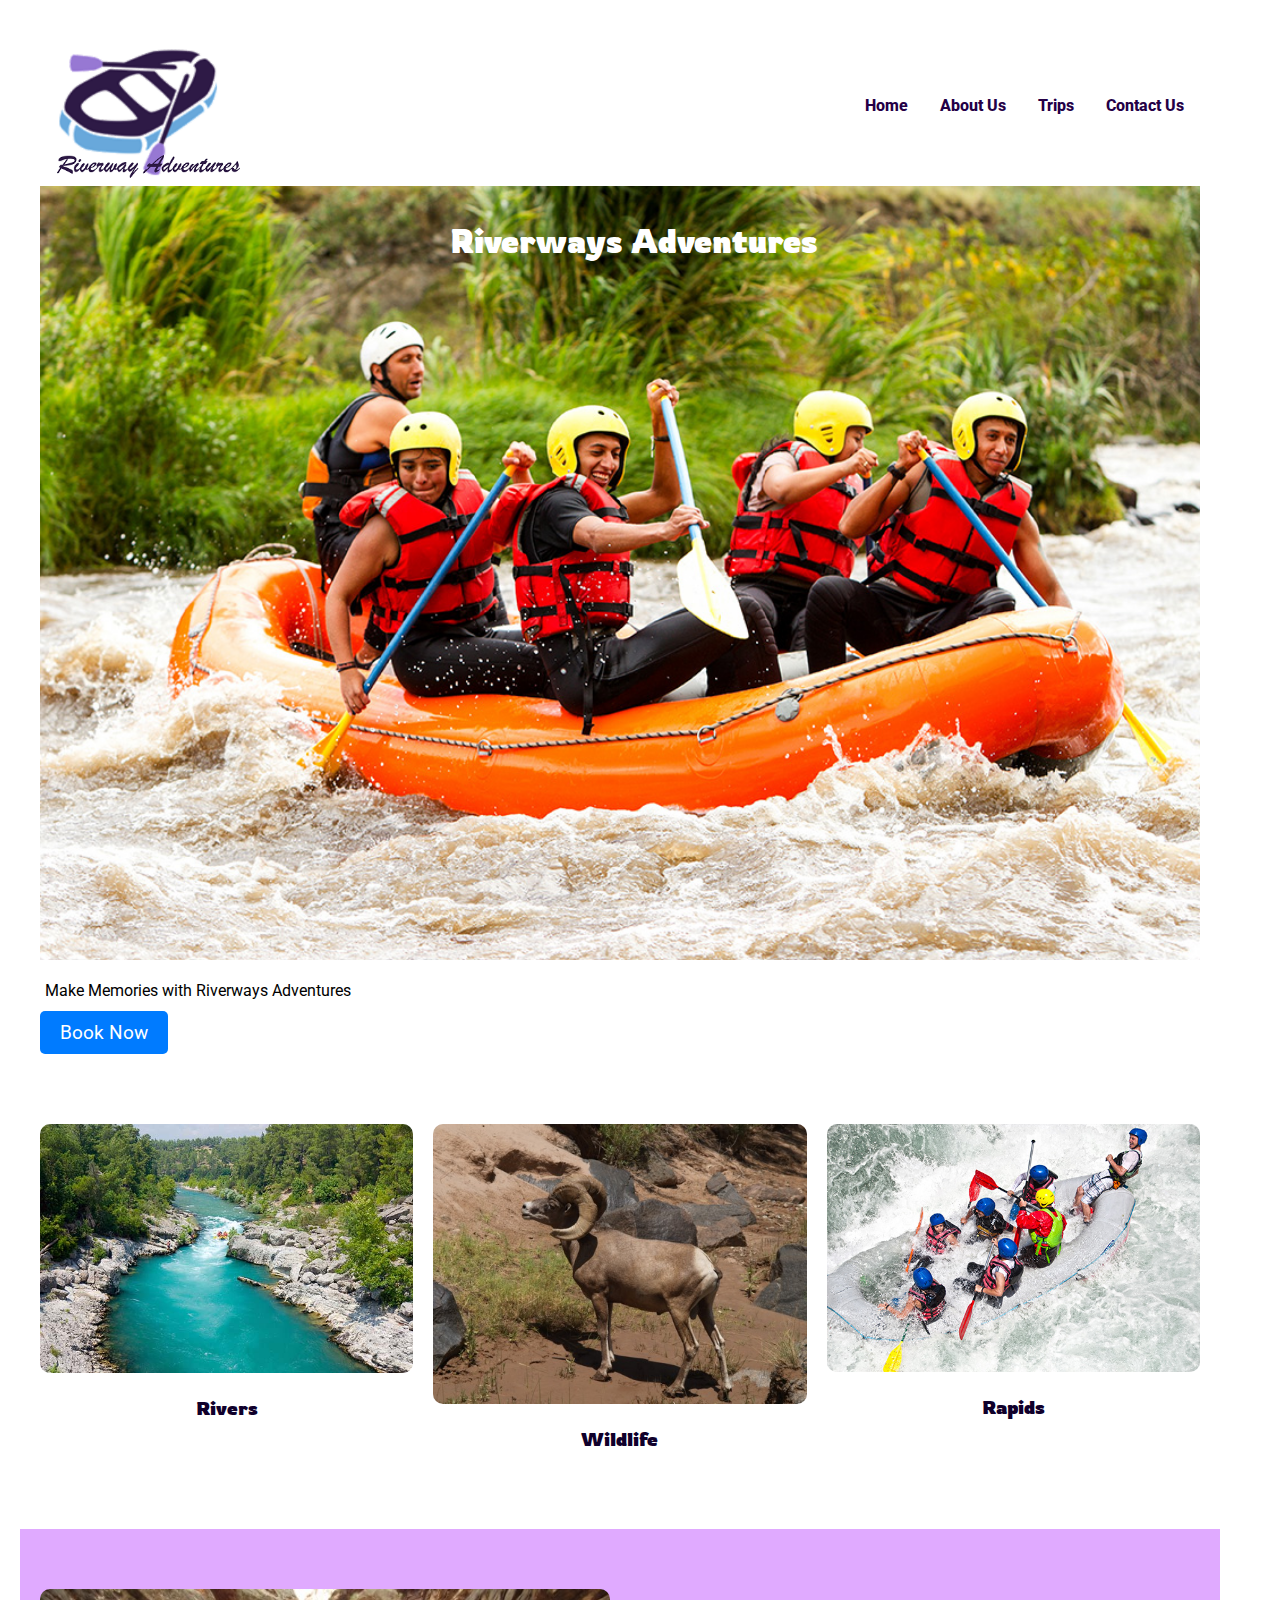
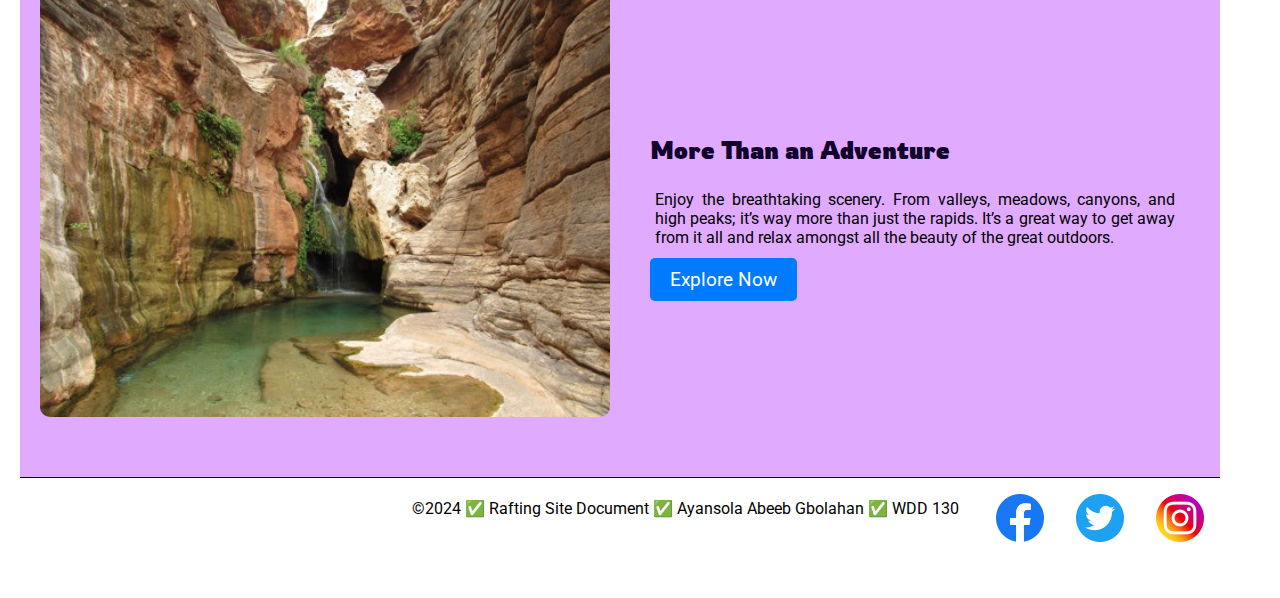
<file: index.html>
<!DOCTYPE html>
<html lang="en-US">
    <head>
        <link rel="stylesheet" href="wwr/styles/rafting.css">
        <meta charset="utf-8">
        <meta name="viewport" content="width=device-width,initial-scale=1.0">
        <title>Riverways Adventures | Home Page</title>
        <meta name="description" content="Riverways Adventures website home page">
        <meta name="Author" content="Ayansola Abeeb Gbolahan">
    </head>
    <body>
        <header>
            <div class="logo">
              <img class="raf-logo" src="wwr/images/my_logo.png" alt="Rafting Site Logo">
              <nav class="nav-1">
                  <a href="index.html">Home</a>
                  <a href="about.html">About Us</a>
                  <a href="trips.html">Trips</a>
                  <a href="contact.html">Contact Us</a>
              </nav>
            </div>
            <div class="hero">
                <img src="wwr/images/homepage_banner.jpg" alt="heroimage">
                <h1 >Riverways Adventures</h1>
                <p>Make Memories with Riverways Adventures</p>
                <a href="#book-now" class="btn">Book Now</a>
                </div>
          </header>

            <section id="services">
                <div class="service">
                    <img src="wwr/images/river.jpg" alt="Rivers">
                    <h3>Rivers</h3>
                </div>
                <div class="service">
                    <img src="wwr/images/bighorn-ram.jpg" alt="Wildlife">
                    <h3>Wildlife</h3>
                </div>
                <div class="service">
                    <img src="wwr/images/rapid.jpg" alt="Rapids">
                    <h3>Rapids</h3>
                </div>
            </section>

            <section id="more-info">
                <img src="wwr/images/scenery.jpg" alt="Scenery">
                <div class="info-content">
                    <h2>More Than an Adventure</h2>
                    <p>Enjoy the breathtaking scenery. From valleys, meadows, canyons, and high peaks; it’s way more than just the rapids. It’s a great way to get away from it all and relax amongst all the beauty of the great outdoors.</p>
                    <a href="#" class="btn">Explore Now</a>
                </div>
            </section>

    <footer>
    <p>©2024 ✅ Rafting Site Document ✅ Ayansola Abeeb Gbolahan ✅ WDD 130</p>
    <nav class="sociallinks">
        <a href="https://facebook.com">
          <img src="/wwr/images/5296499_fb_facebook_facebooklogo_icon.png" alt="Facebook"></a>
        <a href="https://twitter.com">
          <img src="wwr/images/3225183_app_logo_media_popular_social_icon.png" alt="Twitter"></a>
        <a href="https://instagram.com">
          <img src="wwr/images/3225191_app_instagram_logo_media_popular_icon.png" alt="Instagram"></a>
    </nav>
  </footer>
    </body>
</html>
</file>
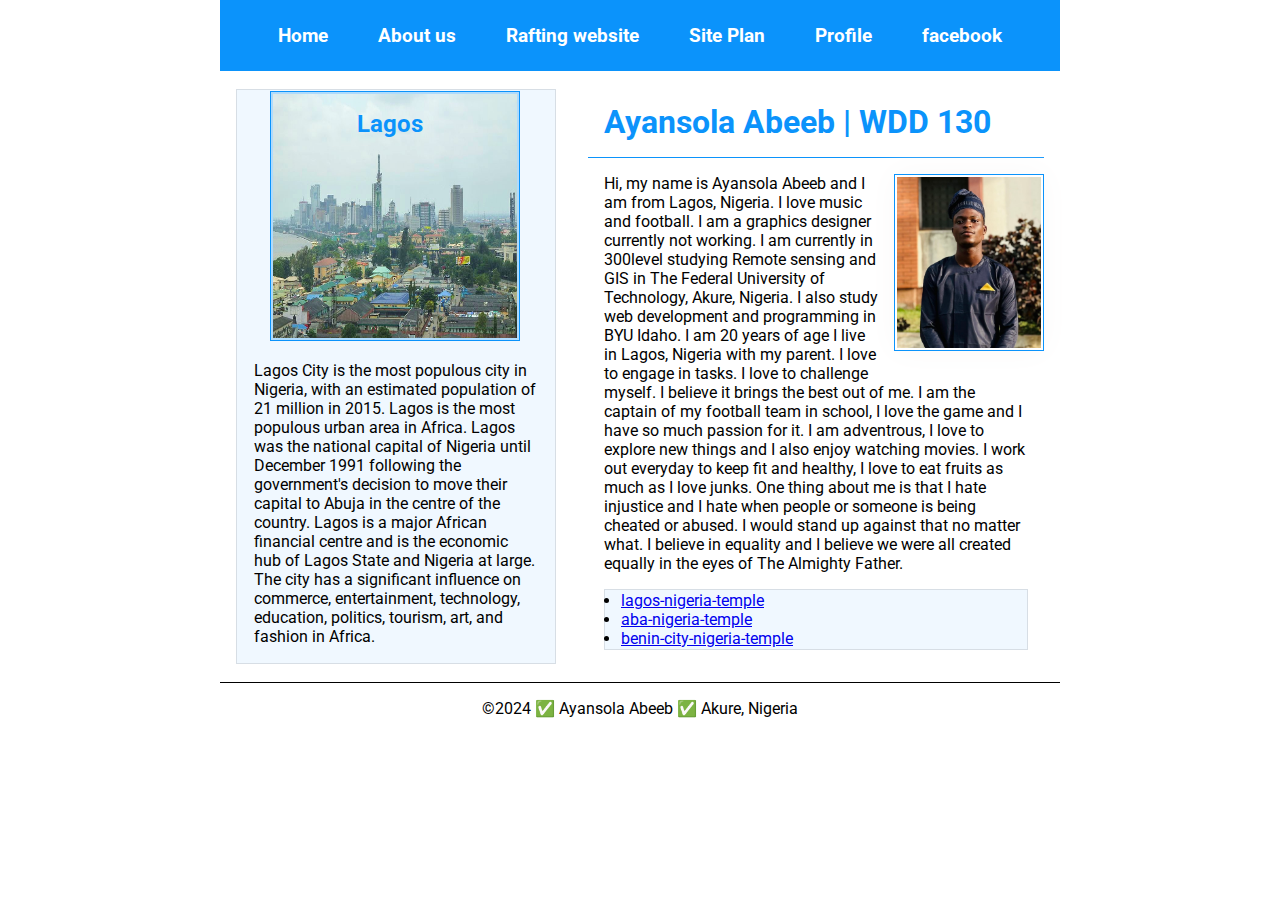
<file: Index.html>
<!DOCTYPE html>
<html lang="en-US">
    <head>
        <link rel="stylesheet" href="styles/Styles.css">
        <meta charset="utf-8">
        <meta name="viewport" content="width=device-width,initial-scale=1.0">
        <title>Ayansola Abeeb | WDD 130</title>
        <meta name="description" content="Ayansola Abeeb's BYU-Idaho WDD 130 Course home page">
        <meta name="Author" content="Ayansola Abeeb Gbolahan">
        <link rel="preconnect" href="https://fonts.googleapis.com">
        <link rel="preconnect" href="https://fonts.gstatic.com" crossorigin>
        <link href="https://fonts.googleapis.com/css2?family=EB+Garamond:ital,wght@0,400..800;1,400..800&family=Hind+Siliguri:wght@300;400;500;600;700&family=IBM+Plex+Sans:ital,wght@0,100;0,200;0,300;0,400;0,500;0,600;0,700;1,100;1,200;1,300;1,400;1,500;1,600;1,700&family=Roboto:ital,wght@0,100;0,300;0,400;0,500;0,700;0,900;1,100;1,300;1,400;1,500;1,700;1,900&family=Rowdies:wght@300;400;700&family=Sedan+SC&display=swap" rel="stylesheet">
    </head>
    <body>
        <header>
              <nav>
                <a href="index.html">Home</a>
                <a href="wwr/about.html">About us</a>
                <a href="wwr/">Rafting website</a>
                <a href="wwr/site-plan-rafting.html">Site Plan</a>
                <a href="https://www.linkedin.com/in/ayansola-abeeb-6086002a0/">Profile</a>
                <a href="https://facebook.com">facebook</a>
              </nav>
          </header>
    <div class="grid">
        <main>
            <h1>Ayansola Abeeb | WDD 130</h1>
            <img src="images/abeeb.jpg" alt="Hi, My name is Ayansola Abeeb" width="200">
            <p> Hi, my name is Ayansola Abeeb and I am from Lagos, Nigeria. I love music and football.
                I am a graphics designer currently not working. I am currently in 300level studying Remote sensing 
                and GIS in The Federal University of Technology, Akure, Nigeria. I also study web development and
                programming in BYU Idaho. I am 20 years of age I live in Lagos, Nigeria with my parent.
                I love to engage in tasks. I love to challenge myself. I believe it brings the best out of me.
                I am the captain of my football team in school, I love the game and I have so much passion for it.
                I am adventrous, I love to explore new things and I also enjoy watching movies.
                I work out everyday to keep fit and healthy, I love to eat fruits as much as I love junks.
                One thing about me is that I hate injustice and I hate when people or someone is being cheated
                or abused. I would stand up against that no matter what. I believe in equality and I believe we were
                all created equally in the eyes of The Almighty Father.</p>
        <ul class="box indent">
            <li><a href="https://churchofjesuschristtemples.org/lagos-nigeria-temple/">lagos-nigeria-temple</a></li>
            <li><a href="https://churchofjesuschristtemples.org/aba-nigeria-temple/">aba-nigeria-temple</a></li>
            <li><a href="https://churchofjesuschristtemples.org/benin-city-nigeria-temple/">benin-city-nigeria-temple</a></li>
        </ul>      
        </main>
        <aside class="box">
            <h2>Lagos</h2>
            <img src="images/Lagos.jpg" alt="Lagos Landscape">
            <p>Lagos City is the most populous city in Nigeria, with an estimated population of 21 million in 2015. 
               Lagos is the most populous urban area in Africa. 
               Lagos was the national capital of Nigeria until December 1991 following the government's decision to move their capital to Abuja in the centre of the country. 
               Lagos is a major African financial centre and is the economic hub of Lagos State and Nigeria at large. The city has a significant influence on commerce, entertainment, technology, education, politics, tourism, art, and fashion in Africa.</p>
        </aside>
    </div>
        <footer>
            <p>©2024 ✅ Ayansola Abeeb ✅ Akure, Nigeria</p>
        </footer>
    </body>
</html>
</file>
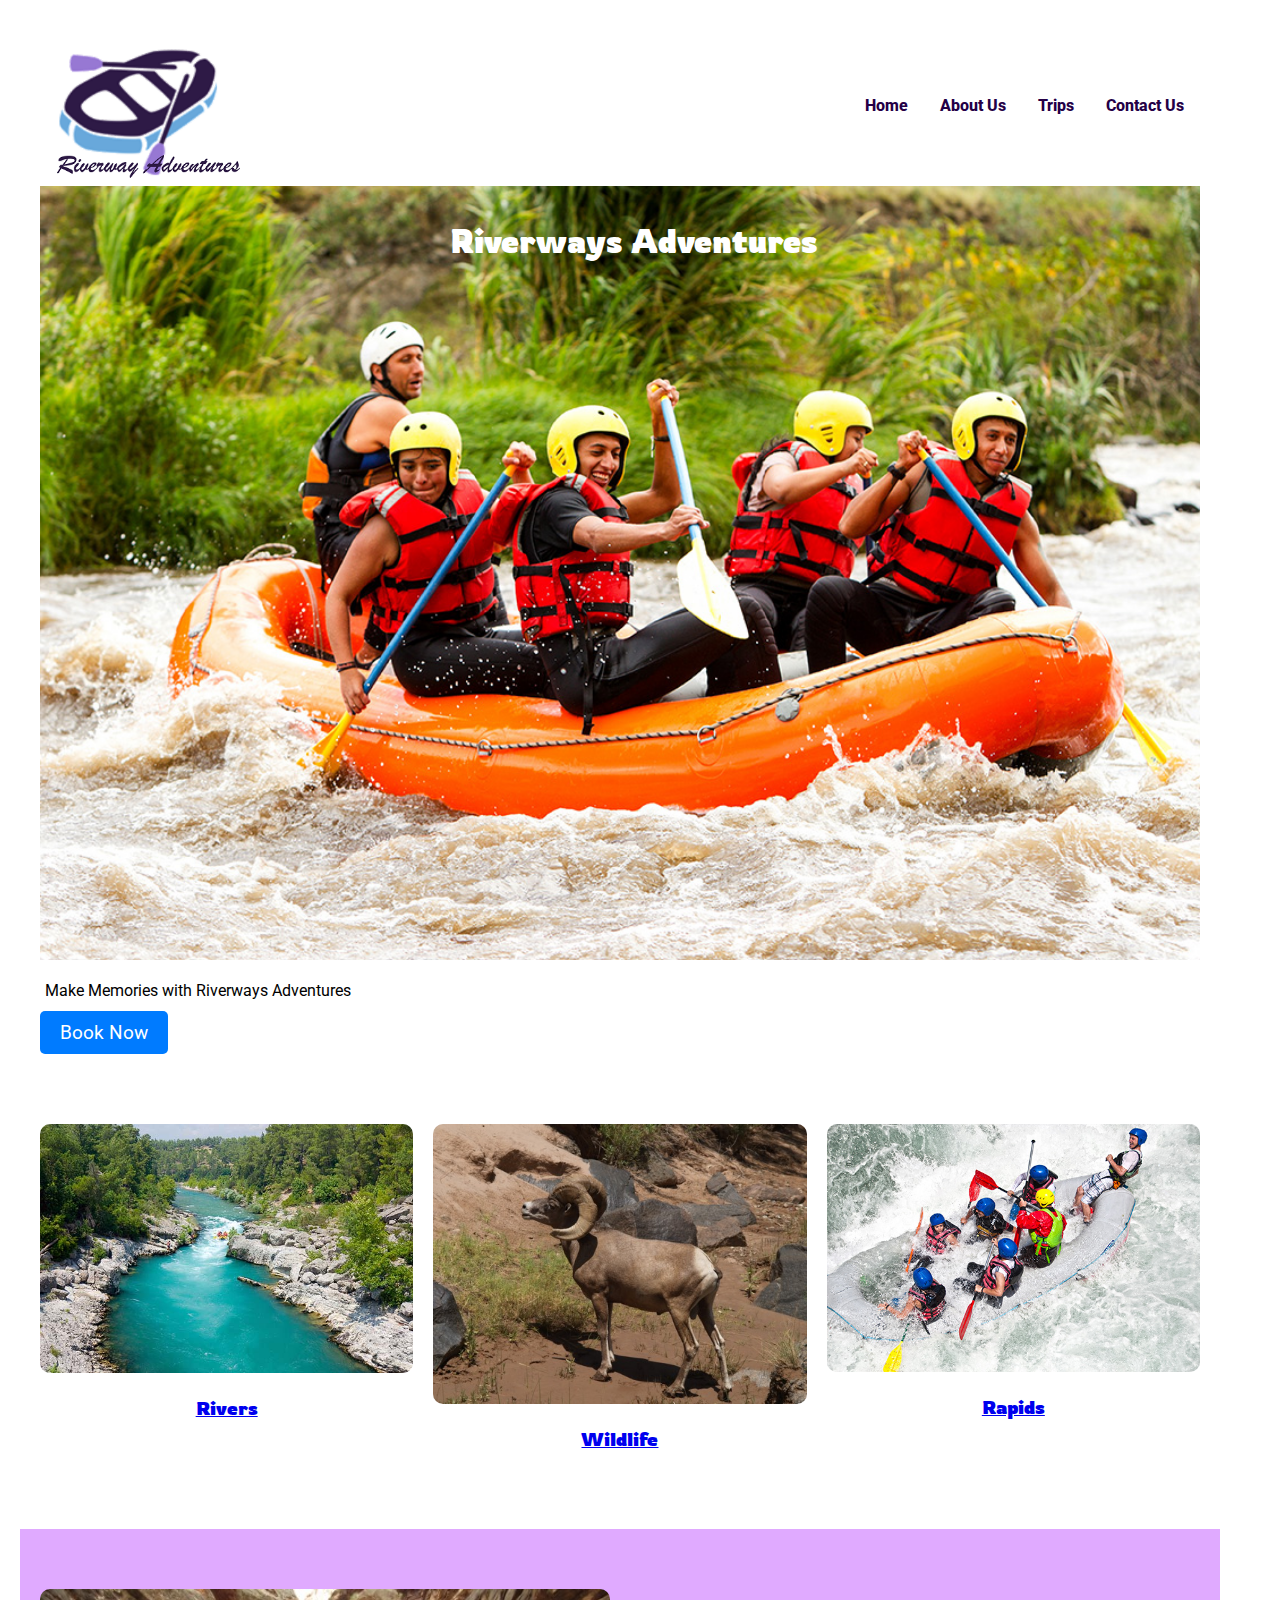
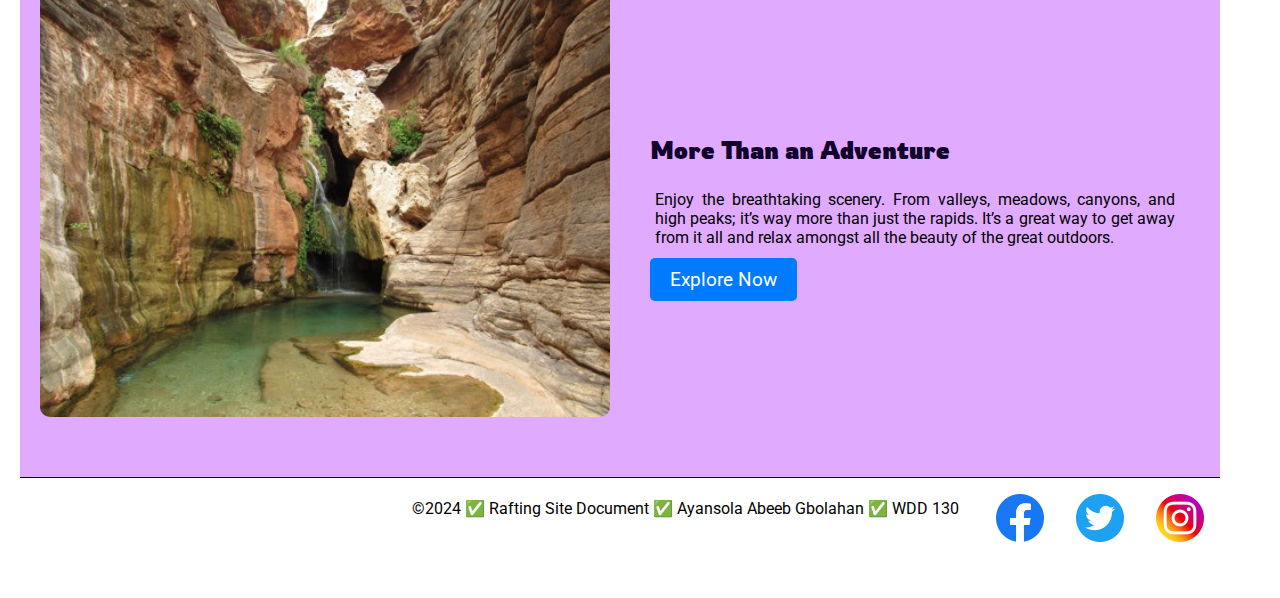
<file: wwr/index.html>
<!DOCTYPE html>
<html lang="en-US">
    <head>
        <link rel="stylesheet" href="styles/rafting.css">
        <meta charset="utf-8">
        <meta name="viewport" content="width=device-width,initial-scale=1.0">
        <title>Riverways Adventures | Home Page</title>
        <meta name="description" content="Riverways Adventures website home page consisting of links to our contact us and trips page">
        <meta name="Author" content="Ayansola Abeeb Gbolahan">
    </head>
    <body>
        <header>
            <div class="logo">
              <img class="raf-logo" src="images/my_logo.png" alt="Rafting Site Logo">
              <nav class="nav-1">
                  <a href="index.html">Home</a>
                  <a href="about.html">About Us</a>
                  <a href="trips.html">Trips</a>
                  <a href="contact.html">Contact Us</a>
              </nav>
            </div>
            <div class="hero">
                <img src="images/homepage_banner.jpg" alt="heroimage">
                <h1 >Riverways Adventures</h1>
                <p>Make Memories with Riverways Adventures</p>
                <a href="contact.html" class="btn">Book Now</a>
            </div>
        </header>

            <section id="services">
                <div class="service">
                    <img src="images/river.jpg" alt="Rivers">
                    <h3><a href="trips.html">Rivers</a></h3>
                </div>
                <div class="service">
                    <img src="images/bighorn_ram.jpg" alt="Wildlife">
                    <h3><a href="trips.html">Wildlife</a></h3>
                </div>
                <div class="service">
                    <img src="images/rapid.jpg" alt="Rapids">
                    <h3><a href="trips.html">Rapids</a></h3>
                </div>
            </section>

            <section id="more-info">
                <img src="images/scenery.jpg" alt="Scenery">
                <div class="info-content">
                    <h2>More Than an Adventure</h2>
                    <p>Enjoy the breathtaking scenery. From valleys, meadows, canyons, and high peaks; it’s way more than just the rapids. It’s a great way to get away from it all and relax amongst all the beauty of the great outdoors.</p>
                    <a href="contact.html" class="btn">Explore Now</a>
                </div>
            </section>

<footer>
    <p>©2024 ✅ Rafting Site Document ✅ Ayansola Abeeb Gbolahan ✅ WDD 130</p>
    <nav class="sociallinks">
        <a href="https://facebook.com">
          <img src="images/5296499_fb_facebook_facebooklogo_icon.png" alt="Facebook"></a>
        <a href="https://twitter.com">
          <img src="images/3225183_app_logo_media_popular_social_icon.png" alt="Twitter"></a>
        <a href="https://instagram.com">
          <img src="images/3225191_app_instagram_logo_media_popular_icon.png" alt="Instagram"></a>
    </nav>
</footer>
    </body>
</html>
</file>
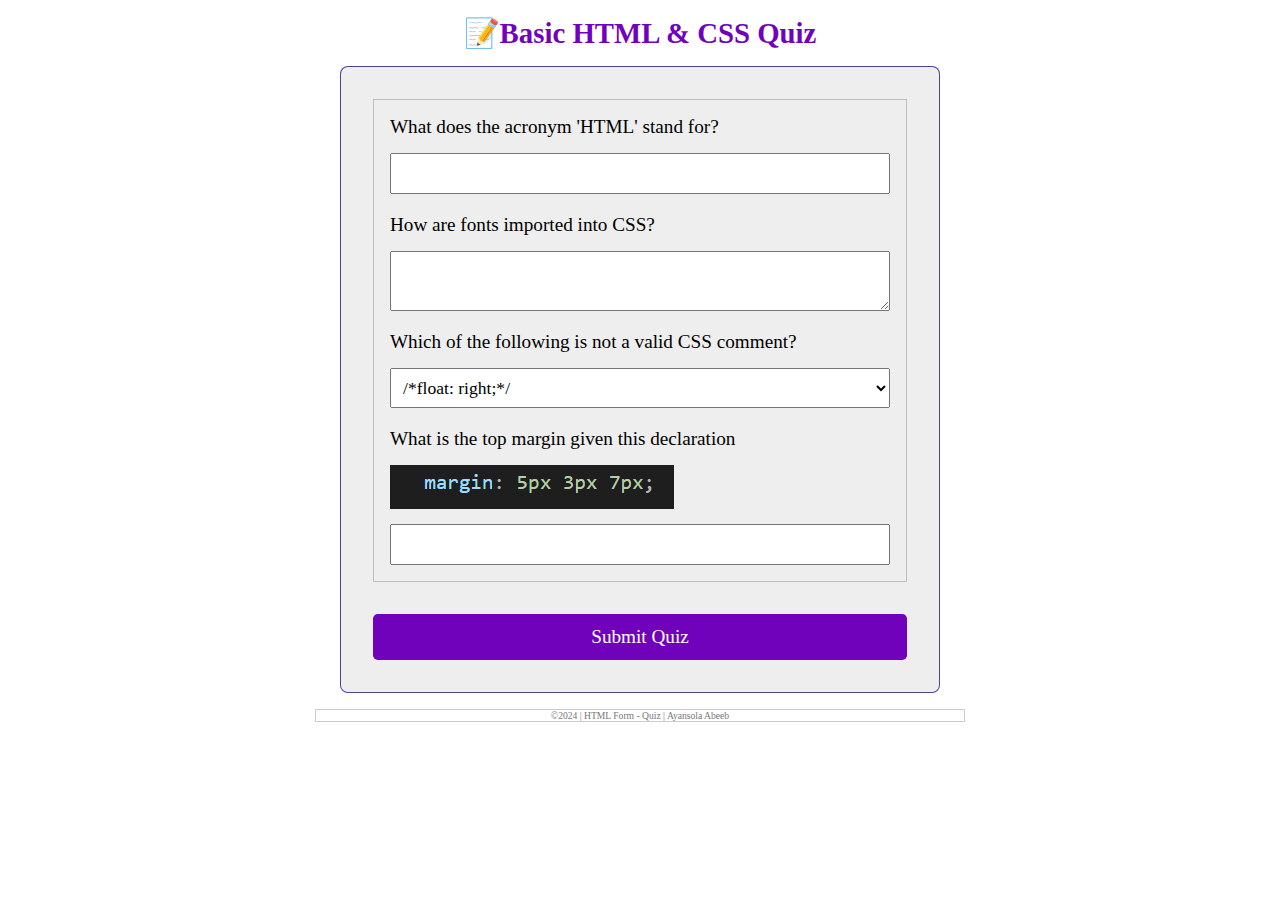
<file: quiz.html>
<!DOCTYPE html>
<html lang="en-us">
<head>
  <link rel="stylesheet" href="styles/quiz.css">
  <meta charset="utf-8">
  <meta name="viewport" content="width=device-width, initial-scale=1">
  <title>Basic HTML & CSS Quiz</title>
  <meta name="description" content="HTML & CSS Quiz form">
  <meta name="Author" content="Ayansola Abeeb Gbolahan">
</head>
<body>
<header>
  <h1>📝Basic HTML & CSS Quiz</h1>
</header>
<main>
    <form>
        <fieldset>
            <div class="quiz-item">
            <label for="q1">What does the acronym 'HTML' stand for?</label>
            <input type="text" id="q1" name="q1">
            </div>
           
            <div class="quiz-item">
            <label for="q2">How are fonts imported into CSS?</label>
            <textarea type="text" id="q2" name="q2" > </textarea>
            </div>
           
            <div class="quiz-item">
            <label for="q3">Which of the following is not a valid CSS comment?</label>
            <select id="q3" name="q3">
                <option value="/*float: right;*/">/*float: right;*/</option>
                <option value="/* This moves the picture to the right */">/* This moves the picture to the right */</option>
                <option value="/.This moves the picture to the right./">/.This moves the picture to the right./</option>
                <option value="/*The h1 element is styled with this section*/">/*The h1 element is styled with this section*/</option>
            </select>
            </div>
            
            <div class="quiz-item">
            <label for="q4">What is the top margin given this declaration</label>
            <img src="images/2024-05-22 (1).png" alt="">
            <input type="number" id="q4" name="q4">
            </div>

        </fieldset>

        <button type="submit">Submit Quiz</button>
        
    </form>
</main>
    <footer>
        <p>©2024 | HTML Form - Quiz | Ayansola Abeeb</p>
    </footer>
</body>
</html>
</file>
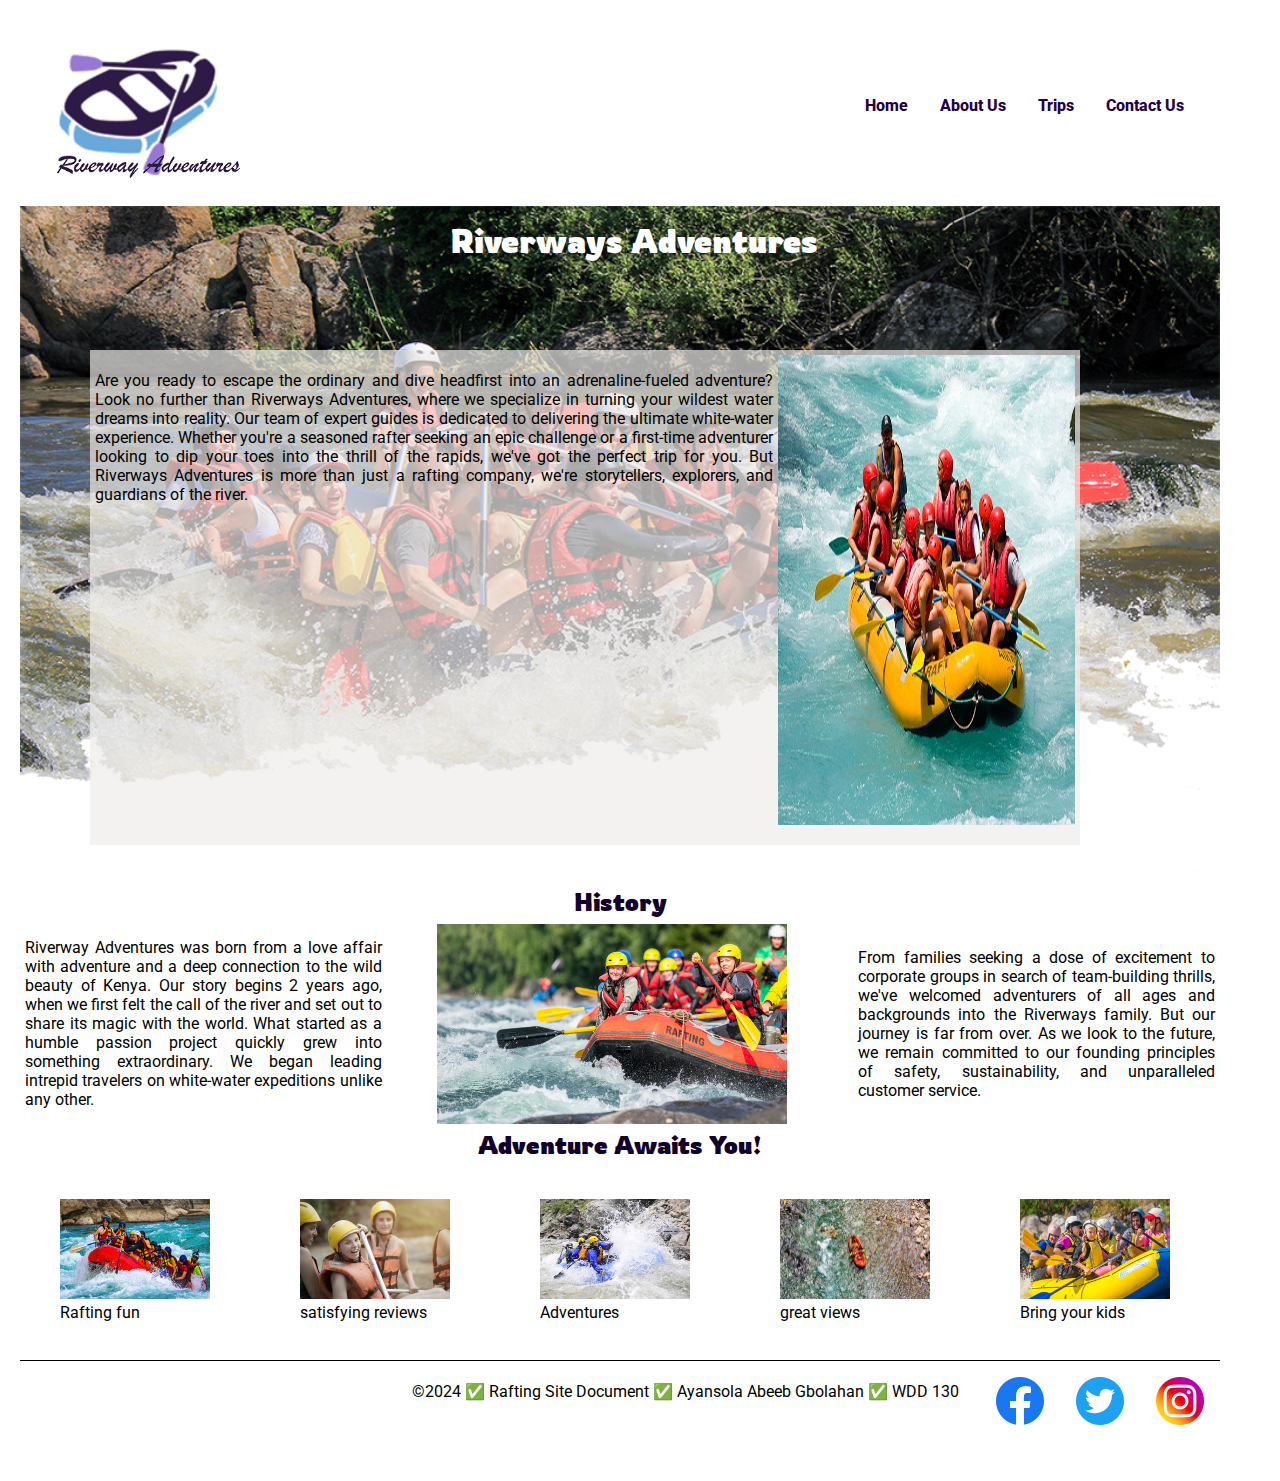
<file: wwr/about.html>
<!DOCTYPE html>
<html lang="en">
<head>
    <link rel="stylesheet" href="styles/rafting.css">
    <meta charset="UTF-8">
    <meta name="viewport" content="width=device-width, initial-scale=1.0">
    <meta name="description" content="Riverways Adventure about us page showing images of what we do, our history and adventures to unfold">
    <meta name="Author" content="Ayansola Abeeb Gbolahan">
    <title>About us | Riverways Adventures</title>
</head>

<body>
<header>
  <div class="logo">
    <img class="raf-logo" src="images/my_logo.png" alt="Rafting Site Logo">
    <nav class="nav-1">
        <a href="index.html">Home</a>
        <a href="about.html">About Us</a>
        <a href="trips.html">Trips</a>
        <a href="contact.html">Contact Us</a>
    </nav>
  </div>
</header>
      <main>
        <div class="hero">
          <img src="images/hero_transparency_1024.png" alt="heroimage">
          <h1>Riverways Adventures</h1>
          <article>
            <img id="art_img" src="images/rafting49_600.jpg" alt="article image">
            <p>Are you ready to escape the ordinary and dive headfirst into an adrenaline-fueled adventure? 
              Look no further than Riverways Adventures, where we specialize in turning your wildest water dreams into reality.
              Our team of expert guides is dedicated to delivering the ultimate white-water experience. 
              Whether you're a seasoned rafter seeking an epic challenge or a first-time adventurer looking to dip your toes into the thrill of the rapids, we've got the perfect trip for you.
              But Riverways Adventures is more than just a rafting company, we're storytellers, explorers, and guardians of the river.</p>
          </article>
        </div>
        <section>
          <h2 class="h2">History</h2>
          <div class="grid-2">
          <p>Riverway Adventures was born from a love affair with adventure and a deep connection to the wild beauty of Kenya. Our story begins 2 years ago, when we first felt the call of the river and set out to share its magic with the world.
            What started as a humble passion project quickly grew into something extraordinary. We began leading intrepid travelers on white-water expeditions unlike any other.</p>
            <img src="images/new_rafting.jpg" alt="history" width="350" height="200">
          <p>From families seeking a dose of excitement to corporate groups in search of team-building thrills, we've welcomed adventurers of all ages and backgrounds into the Riverways family.
            But our journey is far from over. As we look to the future, we remain committed to our founding principles of safety, sustainability, and unparalleled customer service.</p>
          </div>
        </section>
        
        <section>
          <h2 class="h2">Adventure Awaits You!</h2>
          <div class="grid">
            <div>
              <figure>
              <img class="img-1" src="images/rafting18_600.jpg" alt="rafting fun">
              <figcaption>Rafting fun</figcaption>
              </figure>
            </div>

            <div>
              <figure>
              <img class="img-2" src="images/rafting21_600.png" alt="happy people">
              <figcaption>satisfying reviews</figcaption>
              </figure>
            </div>
            
            <div>
              <figure>
              <img class="img-3" src="images/rafting29_600.jpg" alt="adventrous">
              <figcaption>Adventures</figcaption>
              </figure>
            </div>
            
            <div>
              <figure>
              <img class="img-4" src="images/rafting6_600.jpg" alt="arial view">
              <figcaption>great views</figcaption>
              </figure>
            </div>
            
            <div>
              <figure>
              <img class="img-5" src="images/rafting7_600.jpg" alt="kids">
              <figcaption>Bring your kids</figcaption>
              </figure>
            </div>
          
          </div>
         
        </section>
      </main>
      <footer>
        <p>©2024 ✅ Rafting Site Document ✅ Ayansola Abeeb Gbolahan ✅ WDD 130</p>
        <nav class="sociallinks">
            <a href="https://facebook.com">
              <img src="images/5296499_fb_facebook_facebooklogo_icon.png" alt="Facebook"></a>
            <a href="https://twitter.com">
              <img src="images/3225183_app_logo_media_popular_social_icon.png" alt="Twitter"></a>
            <a href="https://instagram.com">
              <img src="images/3225191_app_instagram_logo_media_popular_icon.png" alt="Instagram"></a>
        </nav>
      </footer>
</body>
</html>
</file>
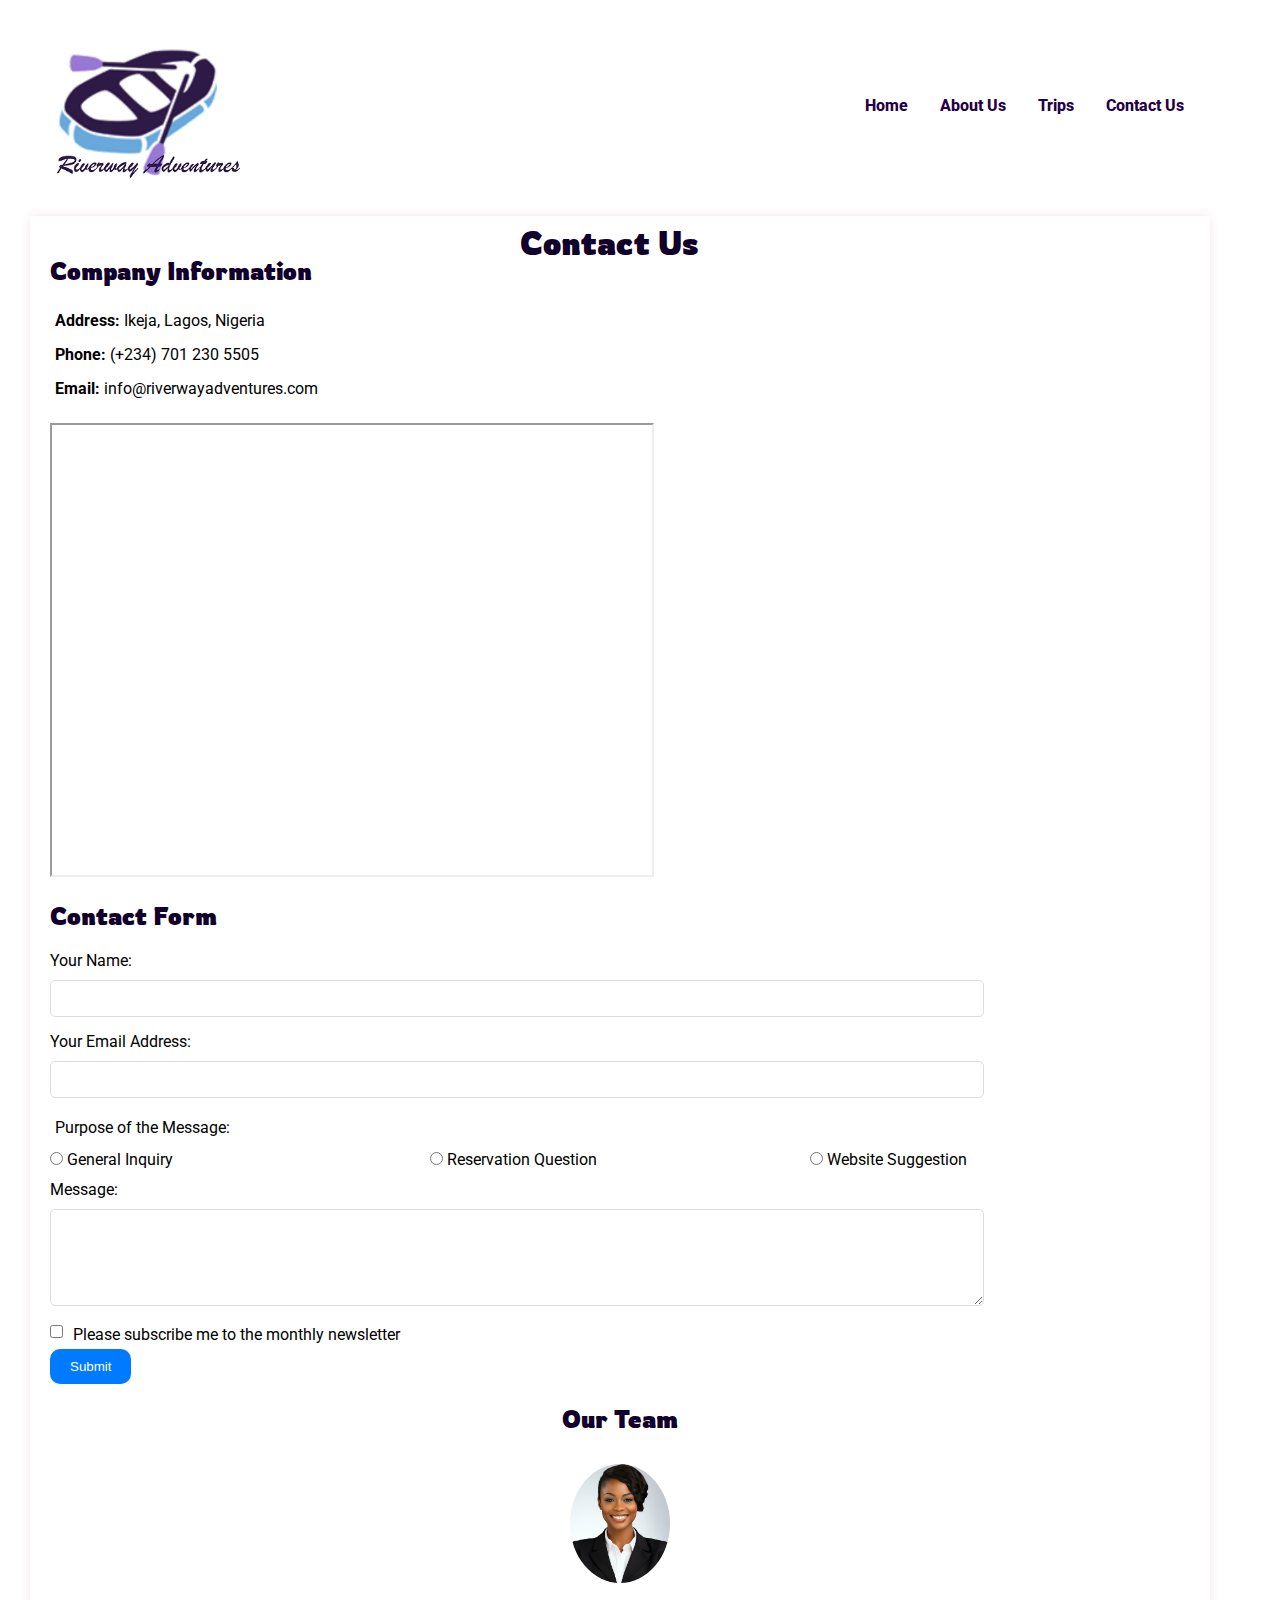
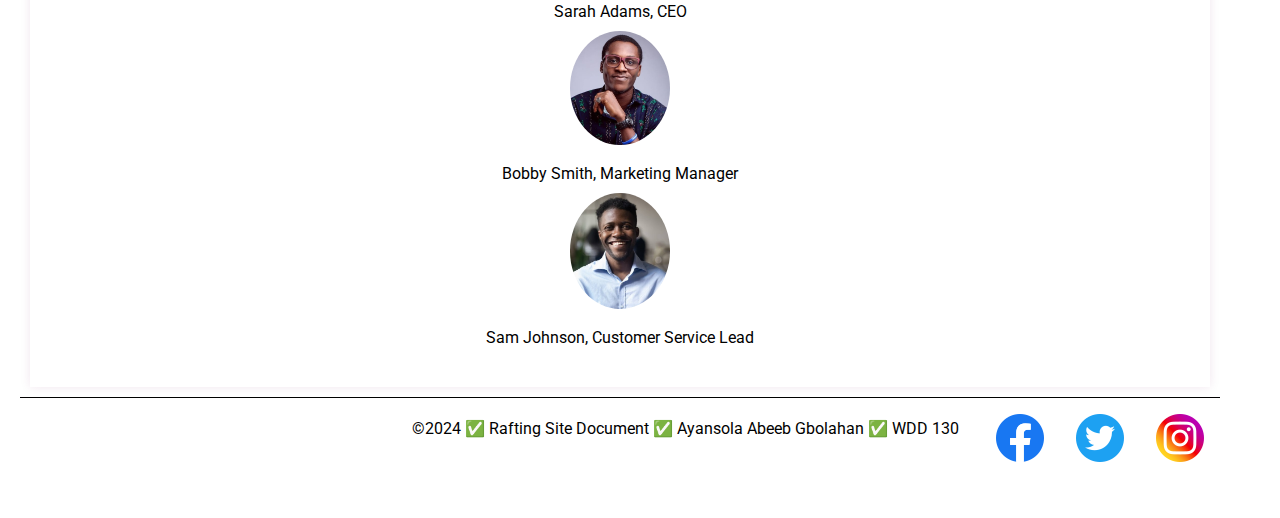
<file: wwr/contact.html>
<!DOCTYPE html>
<html lang="en">
<head>
    <link rel="stylesheet" href="styles/rafting.css">
    <meta charset="UTF-8">
    <meta name="viewport" content="width=device-width, initial-scale=1.0">
    <meta name="description" content="Riverways Adventure Contact Us page where you we're closest to our clients">
    <meta name="Author" content="Ayansola Abeeb Gbolahan">
    <title>Contact us | Riverways Adventures</title>
</head>

<body>
<header>
  <div class="logo">
    <img class="raf-logo" src="images/my_logo.png" alt="Rafting Site Logo">
    <nav class="nav-1">
        <a href="index.html">Home</a>
        <a href="about.html">About Us</a>
        <a href="trips.html">Trips</a>
        <a href="contact.html">Contact Us</a>
    </nav>
  </div>
</header>
      <main>
        <div class="container">
          <h4>Contact Us</h4>
  
          <div class="company-info">
              <h2>Company Information</h2>
              <p><strong>Address:</strong> Ikeja, Lagos, Nigeria</p>
              <p><strong>Phone:</strong> (+234) 701 230 5505</p>
              <p><strong>Email:</strong> info@riverwayadventures.com</p>
          </div>
          <div class="map">
            <iframe src="https://www.google.com/maps/embed?pb=!1m14!1m12!1m3!1d63965.44830648873!2d3.355569618793696!3d6.603245540140322!2m3!1f0!2f0!3f0!3m2!1i1024!2i768!4f13.1!5e0!3m2!1sen!2sng!4v1716814851717!5m2!1sen!2sng" width="600" height="450" allowfullscreen="" loading="lazy" referrerpolicy="no-referrer-when-downgrade"></iframe>
          </div>
  
          <div class="form-section">
              <h2>Contact Form</h2>
              <form action="/submit_contact_form" method="post">
                  <label for="user-email">Your Name:</label>
                  <input type="text" id="user-name" name="user_name">
                  <label for="user-email">Your Email Address:</label>
                  <input type="email" id="user-email" name="user_email">
  
                  <p>Purpose of the Message:</p>
                  <div class="radio-group">
                      <label>
                          <input type="radio" name="purpose" value="general_inquiry">
                          General Inquiry
                      </label>
                      <label>
                          <input type="radio" name="purpose" value="reservation_question">
                          Reservation Question
                      </label>
                      <label>
                          <input type="radio" name="purpose" value="website_suggestion">
                          Website Suggestion
                      </label>
                  </div>
  
                  <label for="message">Message:</label>
                  <textarea id="message" name="message" rows="5" required></textarea>
  
                  <div class="checkbox-group">
                      <input type="checkbox" id="newsletter" name="newsletter">
                      <label for="newsletter">Please subscribe me to the monthly newsletter</label>
                  </div>
  
                  <button type="submit">Submit</button>
              </form>
          </div>
          
          <div class="employee-profiles">
            <h2>Our Team</h2>
              <div>
                  <img src="images/employee_1.jpg" alt="Employee 1">
                  <div class="caption">Sarah Adams, CEO</div>
              </div>
              <div>
                  <img src="images/employee_2.jpeg" alt="Employee 2">
                  <div class="caption">Bobby Smith, Marketing Manager</div>
              </div>
              <div>
                  <img src="images/employee_3.jpg" alt="Employee 3">
                  <div class="caption">Sam Johnson, Customer Service Lead</div>
              </div>
          </div>
      </div>
      </main>
      <footer>
        <p>©2024 ✅ Rafting Site Document ✅ Ayansola Abeeb Gbolahan ✅ WDD 130</p>
        <nav class="sociallinks">
            <a href="https://facebook.com">
              <img src="images/5296499_fb_facebook_facebooklogo_icon.png" alt="Facebook"></a>
            <a href="https://twitter.com">
              <img src="images/3225183_app_logo_media_popular_social_icon.png" alt="Twitter"></a>
            <a href="https://instagram.com">
              <img src="images/3225191_app_instagram_logo_media_popular_icon.png" alt="Instagram"></a>
        </nav>
      </footer>
</body>
</html>
</file>
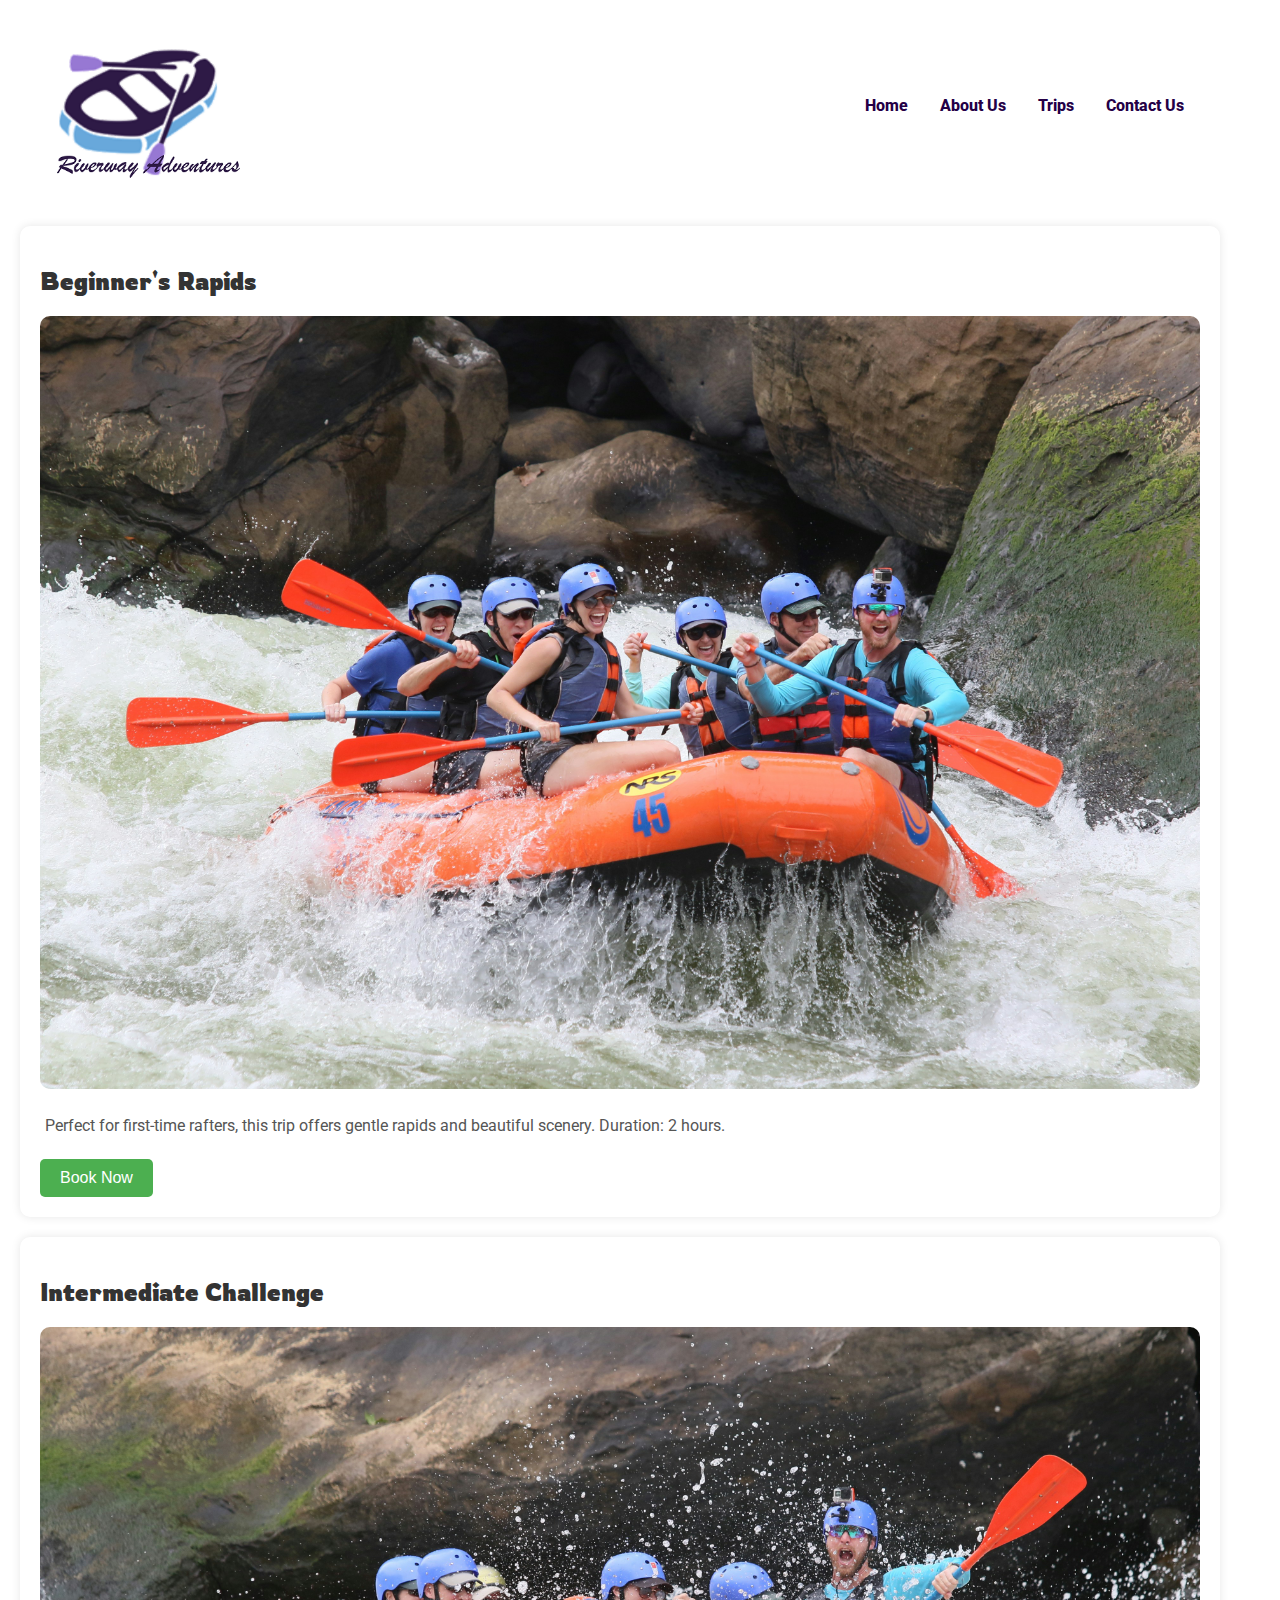
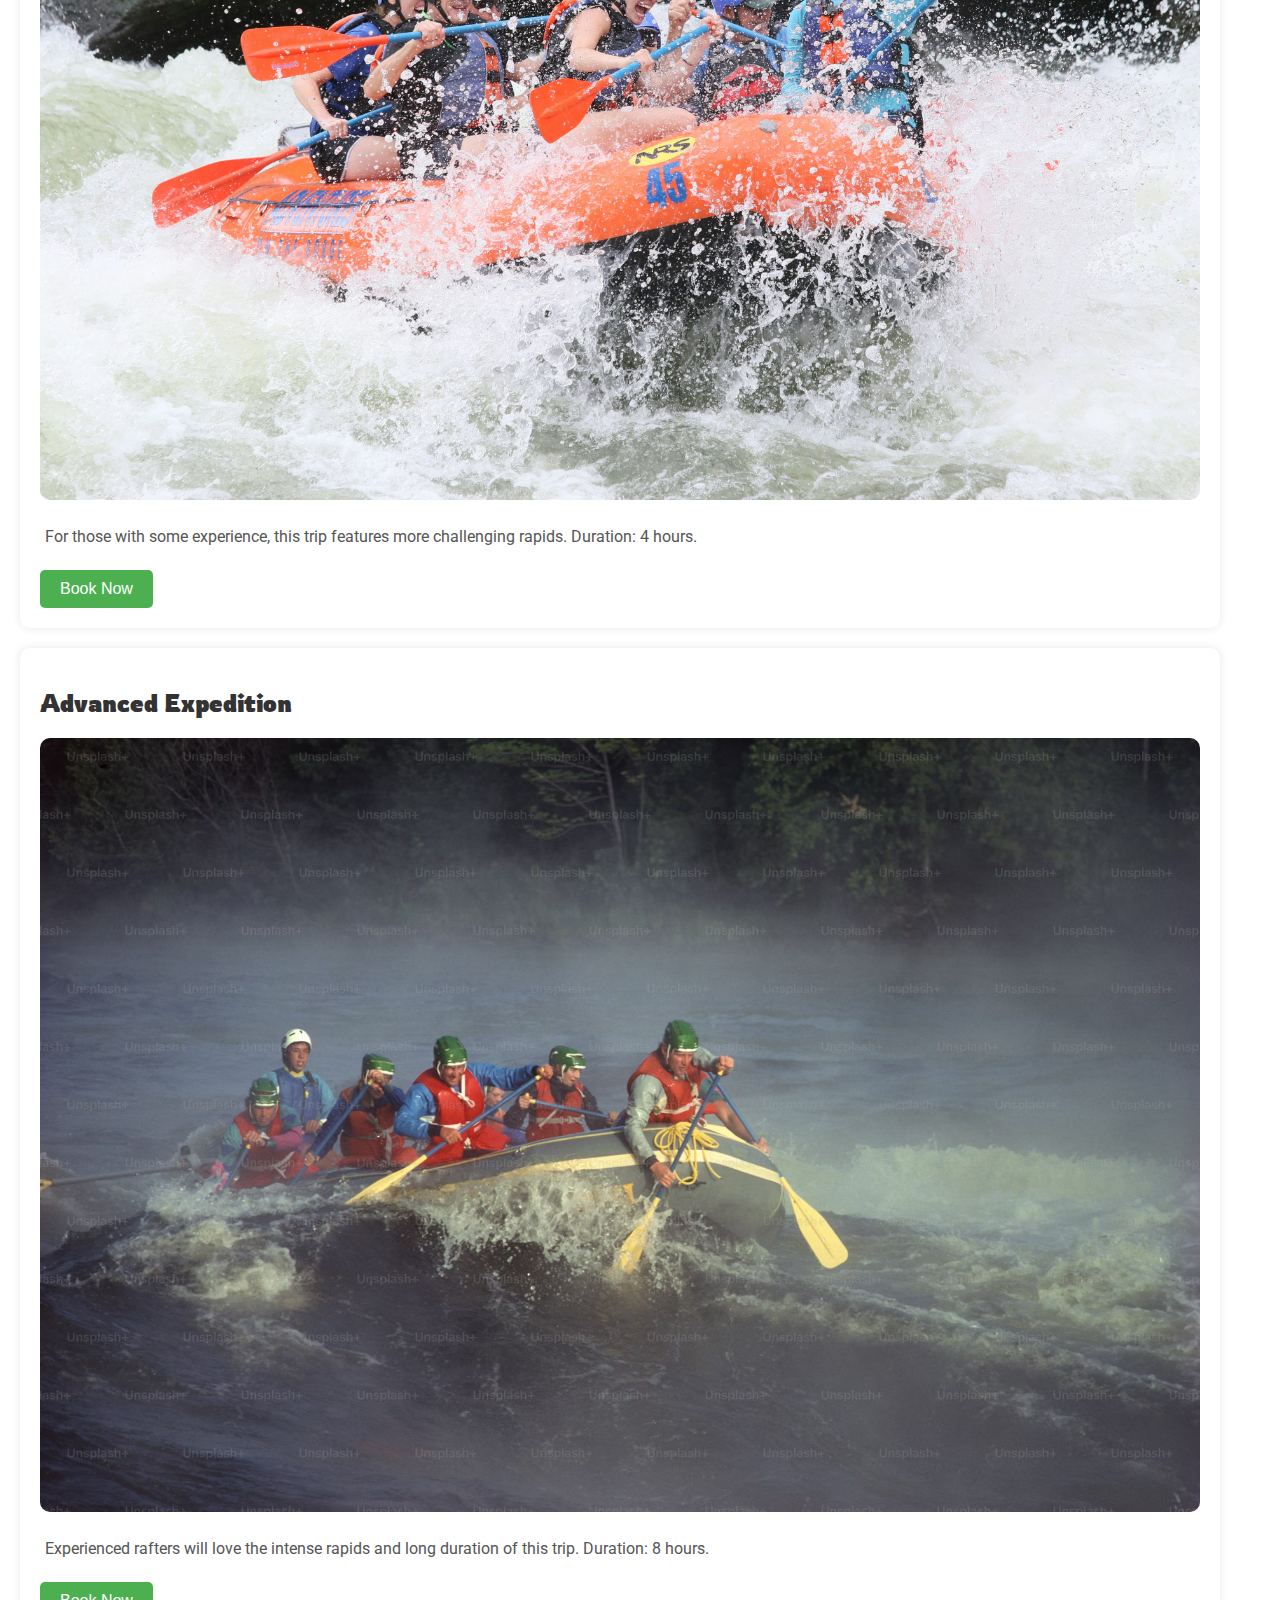
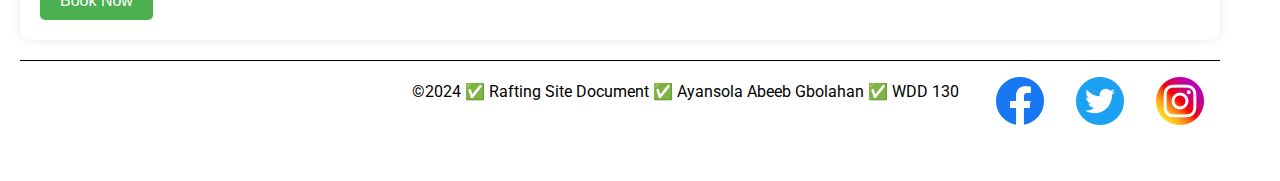
<file: wwr/trips.html>
<!DOCTYPE html>
<html lang="en">
<head>
    <link rel="stylesheet" href="styles/rafting.css">
    <meta charset="UTF-8">
    <meta name="viewport" content="width=device-width, initial-scale=1.0">
    <meta name="description" content="Riverways Adventure Trips page consisting of some images of our services and what we offer and links to how you can book and make reservations for our services.">
    <meta name="Author" content="Ayansola Abeeb Gbolahan">
    <title>Trips | Riverways Adventures</title>
</head>

<body>
<header>
  <div class="logo">
    <img class="raf-logo" src="images/my_logo.png" alt="Rafting Site Logo">
    <nav class="nav-1">
        <a href="index.html">Home</a>
        <a href="about.html">About Us</a>
        <a href="trips.html">Trips</a>
        <a href="contact.html">Contact Us</a>
    </nav>
  </div>
</header>

<main>
    <section class="trip">
        <h2>Beginner's Rapids</h2>
        <img src="images/jackalope-west-02HBQ2w_yak-unsplash.jpg" alt="Beginner's Rapids">
        <p>Perfect for first-time rafters, this trip offers gentle rapids and beautiful scenery. Duration: 2 hours.</p>
        <button href="contact.html">Book Now</button>
    </section>

    <section class="trip">
        <h2>Intermediate Challenge</h2>
        <img src="images/jackalope-west-nBNROOkE0W8-unsplash.jpg" alt="Intermediate Challenge">
        <p>For those with some experience, this trip features more challenging rapids. Duration: 4 hours.</p>
        <button href="contact.html">Book Now</button>
    </section>

    <section class="trip">
        <h2>Advanced Expedition</h2>
        <img src="images/premium_photo-1661868422376-df4cffb18311-ezgif.com-avif-to-jpg-converter.jpg" alt="Advanced Expedition">
        <p>Experienced rafters will love the intense rapids and long duration of this trip. Duration: 8 hours.</p>
        <button href="contact.html">Book Now</button>
    </section>
</main>
<footer>
  <p>©2024 ✅ Rafting Site Document ✅ Ayansola Abeeb Gbolahan ✅ WDD 130</p>
  <nav class="sociallinks">
      <a href="https://facebook.com">
        <img src="images/5296499_fb_facebook_facebooklogo_icon.png" alt="Facebook"></a>
      <a href="https://twitter.com">
        <img src="images/3225183_app_logo_media_popular_social_icon.png" alt="Twitter"></a>
      <a href="https://instagram.com">
        <img src="images/3225191_app_instagram_logo_media_popular_icon.png" alt="Instagram"></a>
  </nav>
</footer>
</body>
</html>
</file>
<file: wwr/styles/rafting.css>
@import url('https://fonts.googleapis.com/css2?family=EB+Garamond:ital,wght@0,400..800;1,400..800&family=Hind+Siliguri:wght@300;400;500;600;700&family=IBM+Plex+Sans:ital,wght@0,100;0,200;0,300;0,400;0,500;0,600;0,700;1,100;1,200;1,300;1,400;1,500;1,600;1,700&family=Roboto:ital,wght@0,100;0,300;0,400;0,500;0,700;0,900;1,100;1,300;1,400;1,500;1,700;1,900&family=Rowdies:wght@300;400;700&family=Sedan+SC&display=swap');

:root {
    --primary-color:#10002B;
    --secondary-color:#240046;
    --accent1-color: white;
    --accent2-color: #E0AAFF;
    --nav-background-color: white;
    --nav-link-color: #240046;
    --nav-hover-link-color: #E0AAFF;
    --heading-font: 'Rowdies', 'sans-serif';
    --paragraph-font: 'Roboto', 'sans-serif';
  
  }

.grid {
  display: grid;
  grid-template-columns: 1fr 1fr 1fr 1fr 1fr;
  align-items: center;
  justify-content: start;
  width: 2000px;
  height: 200px;
  
}

  
.img-1 {
  width: 150px;
  height: 100px;
  grid-column: 1/2;
  
  
}
.img-2 {
  width: 150px;
  height: 100px;
  grid-column: 2/3;
  
  

}
.img-3 {
  width: 150px;
  height: 100px;
  grid-column: 3/4;
  

}
.img-4 {
  width: 150px;
  height: 100px;
  grid-column: 4/5;
 

}
.img-5 {
  width: 150px;
  height: 100px;
  grid-column: 5/6;

}

.h2 {
  display: grid;
  justify-content: center;
  align-items: center;
}

.grid-2{
  display: grid;
  grid-template-columns: 1fr 1fr 1fr;
  align-items:center;
  justify-content: space-between;
  grid-gap: 50px;

}

.logo {
  display: grid;
  align-items:center;
  justify-content: space-between;
  
}

.raf-logo {
  width: 200px;
  grid-column: 1/2;
  grid-row: 1/2;

}

.nav-1{
  width: auto;
  grid-column: 2/3;
  grid-row: 1/3;

}


body {
  font-family: var(--paragraph-font);
  font-size:medium;
  max-width: 960px;
  padding: 20px;

}  

h1 {
    font-family: var(--heading-font);
    color: white;
    position: absolute;
    top: 200px;
    left: 450px;
   
}

article {
    background-color: rgba(237, 236, 233, 0.689);
    position: absolute;
    top: 350px;
    right:200px;
    left: 90px;
    bottom: 55px; 
    
}


#art_img {
    width: 30%;
    height: 95%;
    padding: 5px;  
    float: right;

}

h2, h3, h5, h6 {
  font-family: var(--heading-font);
  color: var(--primary-color);

 
}

h4 {
  font-family: var(--heading-font);
  font-size: xx-large;
  color: #10002B;
  position: absolute;
  top: 180px;
  left: 520px;
}

header {
  padding: 20px;
  background-color: var(--accent1-color);
}

p {
  padding: 5px;
  text-align: justify;
  position: relative;
   
}

nav {
  background-color: var(--nav-background-color);
  font-size: 1rem;
  display: flex;
  justify-content: right;
  margin: 0rem 0 1rem 1rem;
  grid-column: 1/2;
  
}

nav a {
  color: var(--nav-link-color);
  text-decoration: none;
  padding: 1rem;
  font-weight: 800;

}

nav a:link, nav a:visited {
  color: var(--nav-link-color);
}

nav a:hover {
  color: var(--nav-hover-link-color);
  background-color: var(--nav-hover-background-color);
}

footer {
  display: flex;
  margin-top: 15px;
  border-top: 1px solid #000;
  text-align: center;
  justify-content:end;

}
  .hero img {
    display: block;
    width: 100%;
    height: auto;
    
  }

  header, .grid, footer, .h2, .logo, body, .grid-2, .container {
    max-width: 1200px;
    margin: 0;
  }

  /* CSS for Contact Us */
  .container {
    margin: 10px;
    background: #fff;
    padding: 20px;
    box-shadow: 0 0 10px rgba(116, 2, 102, 0.1);
}

.company-info, .form-section, .employee-profiles {
    margin-bottom: 20px;
}

.company-info p, .form-section p {
    margin: 5px 0;
}

.form-section input, .form-section textarea {
    width: 80%;
    padding: 10px;
    margin: 5px 0 10px 0;
    border: 1px solid #ddd;
    border-radius: 5px;
}

.form-section label {
    display: block;
    margin: 5px 0 5px 0;
}

.form-section .radio-group {
    display: flex;
    justify-content: space-between;
}

.form-section .radio-group input {
    width: auto;
}

.form-section .radio-group label {
    margin: 0;
    flex: 1;
}

.form-section .checkbox-group {
    display: flex;
    align-items: center;
}

.form-section .checkbox-group input {
    width: auto;
    margin-right: 10px;
}

.form-section button {
    background-color: #007BFF;
    color: white;
    border: none;
    padding: 10px 20px;
    border-radius: 10px;
    cursor: pointer;
}

.employee-profiles {
    text-align: center;
}

.employee-profiles img {
    width: 100px;
    border-radius: 50%;
    margin: 10px;
}

.employee-profiles .caption {
    margin-top: 5px;
}

/* CSS for trips */

.trip {
  background-color: white;
  margin: 20px 0;
  padding: 20px;
  border-radius: 10px;
  box-shadow: 0 0 10px rgba(0, 0, 0, 0.1);
}

.trip h2 {
  color: #333;
}

.trip img {
  width: 100%;
  height: auto;
  border-radius: 10px;
}

.trip p {
  color: #555;
  font-size: 1em;
  line-height: 1.5em;
}

.trip button {
  background-color: #4CAF50;
  color: white;
  padding: 10px 20px;
  border: none;
  border-radius: 5px;
  cursor: pointer;
  font-size: 1em;
}

.trip button:hover {
  background-color: #45a049;
}

.btn {
  background-color: #007BFF;
  color: white;
  padding: 10px 20px;
  text-decoration: none;
  border-radius: 5px;
  font-size: 1.2em;
}

.btn:hover {
  background-color: #45a049;
}

#services {
  display: grid;
  grid-template-columns: repeat(3, 1fr);
  gap: 20px;
  padding: 60px 20px;
  text-align: center;
}

.service img {
  width: 100%;
  height: auto;
  border-radius: 10px;
}

#more-info {
  background-color: #E0AAFF;
  display: grid;
  grid-template-columns: 1fr 1fr;
  align-items: center;
  padding: 60px 20px;
  gap: 20px;
}

#more-info img {
  width: 100%;
  border-radius: 10px;
}

.info-content {
  padding: 20px;
}
</file>
<file: styles/Styles.css>
*{
    margin: 0;
    padding: 0;
    box-sizing: border-box;
 }

.grid {
    display: grid;
    align-items:center;
    justify-content: space-around;

 }

 
body {
    font-size: 16px;
    font-family: 'Roboto', 'Arial', sans-serif;

 }

nav {
    background-color: rgb(11, 147, 251);
    padding: 1rem;
    display:flex;
    justify-content: space-evenly;
    align-items: center;
    
}
nav a {
    color: white;
    display: block;
    padding: 0.5rem;
    text-decoration: none;
    font-size: 1.2rem;
    font-weight: 700;
}
h1 {
    color: rgb(11, 147, 251);
    padding: 1rem;
    border-bottom: 1px solid rgb(11, 147, 251);;
}



main {
    grid-column: 2/3;
    margin: 1rem;
}

main img {
    width: 150px;
    height: auto;
    border: 1px solid rgb(11, 147, 251);
    padding: 2px;
    box-shadow: 0 0 30px rgb(249, 248, 248);
    margin: 1rem 0 1rem 1rem;
    float: right;
    /*The h1 element is styled with this section*/
}
aside {
    width: 20rem;
    position: relative;
    grid-row: 1/2;
    grid-column: 1/2;
    margin: 1rem;

}
aside img {
    width: 250px;
    height: 250px;
    border: 1px solid rgb(11, 147, 251);
    padding: 2px;
    color: white;
    background-color: rgb(175, 219, 252);
    margin: 0 0 0 2rem;
    

}

aside h2 {
    position: absolute;
    Top: 20px;
    left: 120px;
    color: rgb(11, 147, 251);

}

p {
    padding: 0;
    margin: 1rem;
}

footer {
    margin-top: 15px;
    border-top: 1px solid #000;
    text-align: center;
}
/* Class selectors */
.box {
    margin: 1rem;
    border: 1px solid rgba(0,0,0,.1);
    padding: 1px;
    background-color:aliceblue;
    color: black;
}

.indent {
    padding-left: 1rem;
}
header, .grid, footer {
    max-width: 840px;
    margin: 0 auto;
}
</file>
<file: styles/quiz.css>
@import url('https://fonts.googleapis.com/css2?family=EB+Garamond:ital,wght@0,400..800;1,400..800&family=Hind+Siliguri:wght@300;400;500;600;700&family=IBM+Plex+Sans:ital,wght@0,100;0,200;0,300;0,400;0,500;0,600;0,700;1,100;1,200;1,300;1,400;1,500;1,600;1,700&family=Roboto:ital,wght@0,100;0,300;0,400;0,500;0,700;0,900;1,100;1,300;1,400;1,500;1,700;1,900&family=Rowdies:wght@300;400;700&family=Sedan+SC&display=swap');

* {
    margin: 0;
    padding: 0;
    box-sizing: border-box;
  }

  body {
    font-family:'Times New Roman', Times, serif;
    font-size: 1.2rem;
    color: #000;
    background: #ffffff;
  }

  header {
    margin: 0 auto;
    width: 650px;
  }
  
  h1 {
    margin: 1rem;
    font-size: 1.5em;
    color: rgb(113, 2, 188);
    text-align: center;
  }

  form {
    width: 600px;
    margin: 0 auto;
    padding: 1rem;
    border: 1px solid rgba(44, 29, 122, 0.82);
    border-radius: 0.5rem;
    background-color: #eee;
    display: grid;
  }

  fieldset {
    display: grid;
    grid-gap: .5rem;
    margin: 1rem;
    border: 1px solid rgba(0, 0, 0, 0.2);
    padding: 1rem;
    grid-gap: 20px;
  }

  label, input, button, select, textarea {
    font-family:Georgia, 'Times New Roman', Times, serif;
  }

  label {
    text-align: left;
    padding-right: 1rem;
  }

  input, select, textarea {
    padding: 0.5rem;
    font-size: 1.1rem;
  }

  button {
    margin: 1rem;
    background-color:rgb(113, 2, 188);
    color: #fff;
    border: none;
    border-radius: .3rem;
    padding: .75rem;
    font-size: 1.2rem;
  }
  
  button:hover {
    background-color: rgb(255, 0, 81);
  }

  footer {
    margin: 1rem auto 0;
    width: 650px;
    text-align: center;
    font-size: 0.5em;
    color: #777;
    border: 1px solid #ccc;
    
  }

  .quiz-item{
    display: grid;
    align-items: center;
    grid-gap: 15px;
  }
</file>
